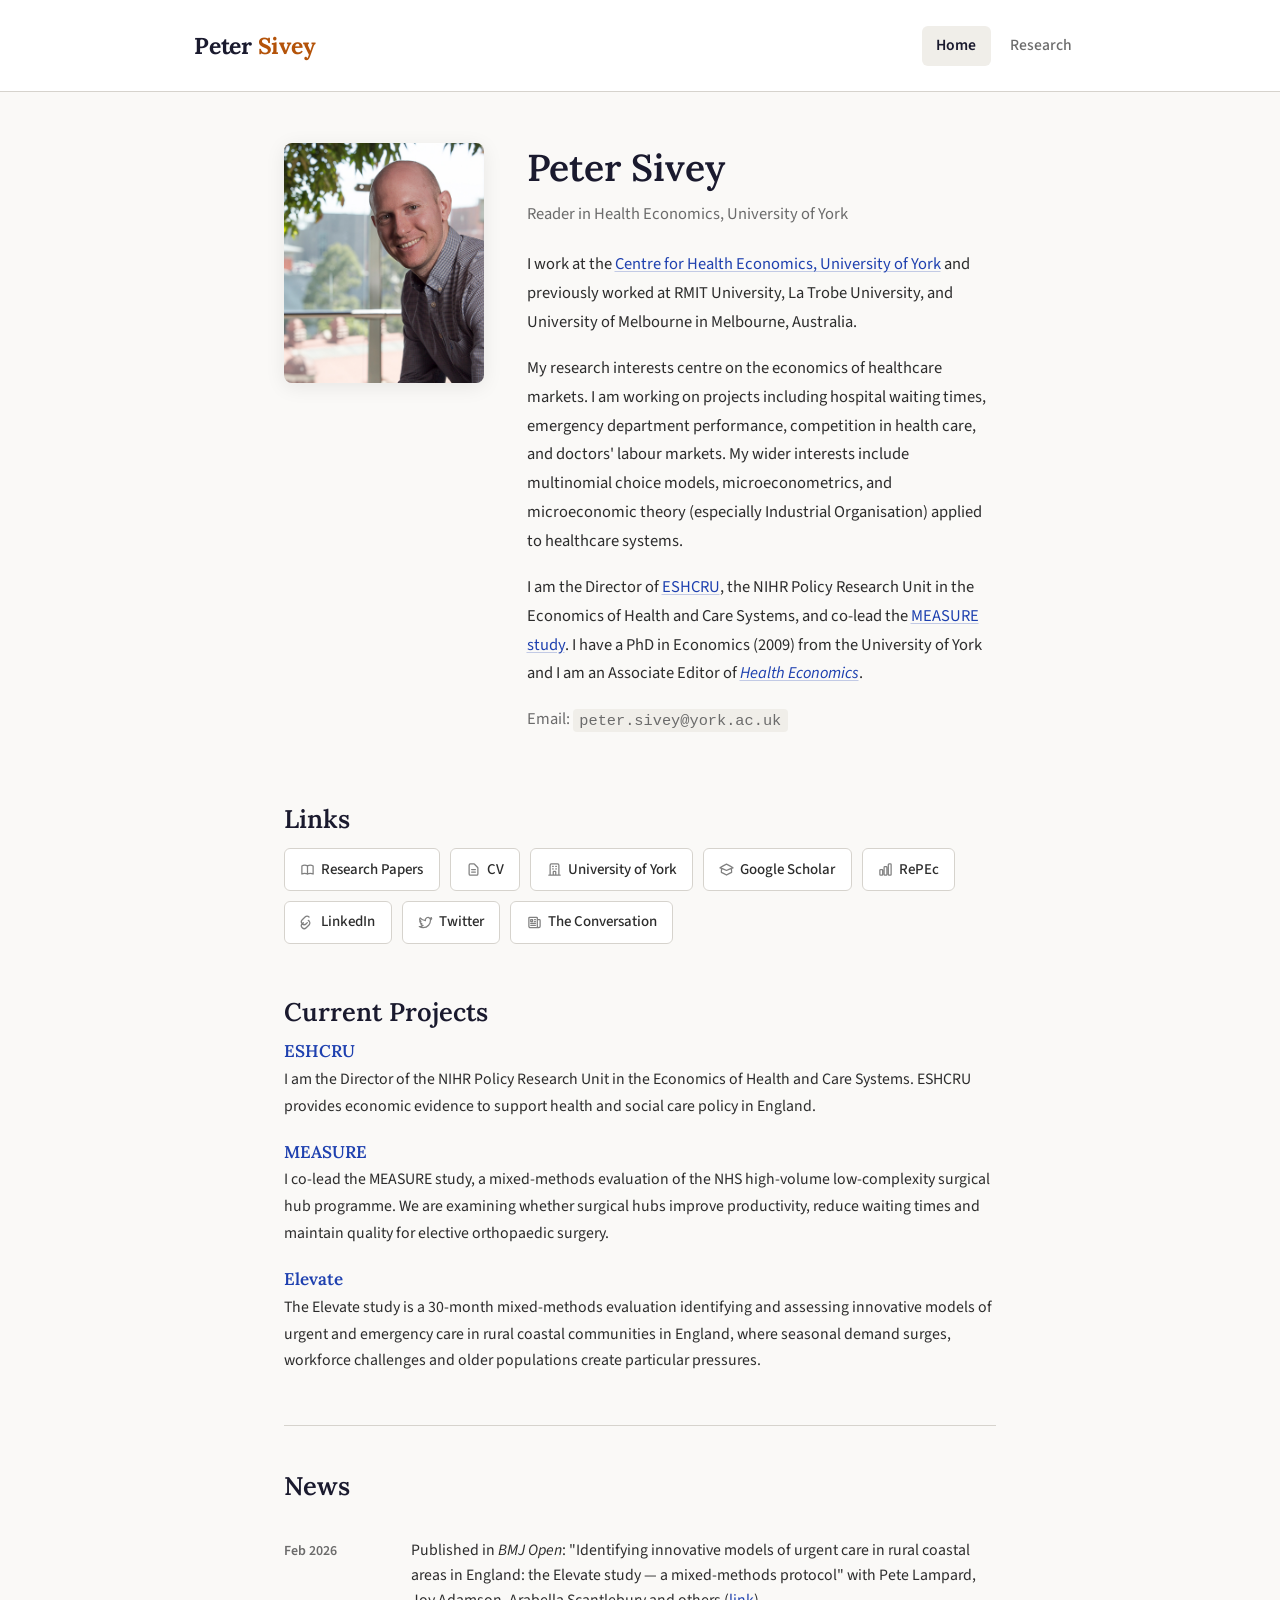
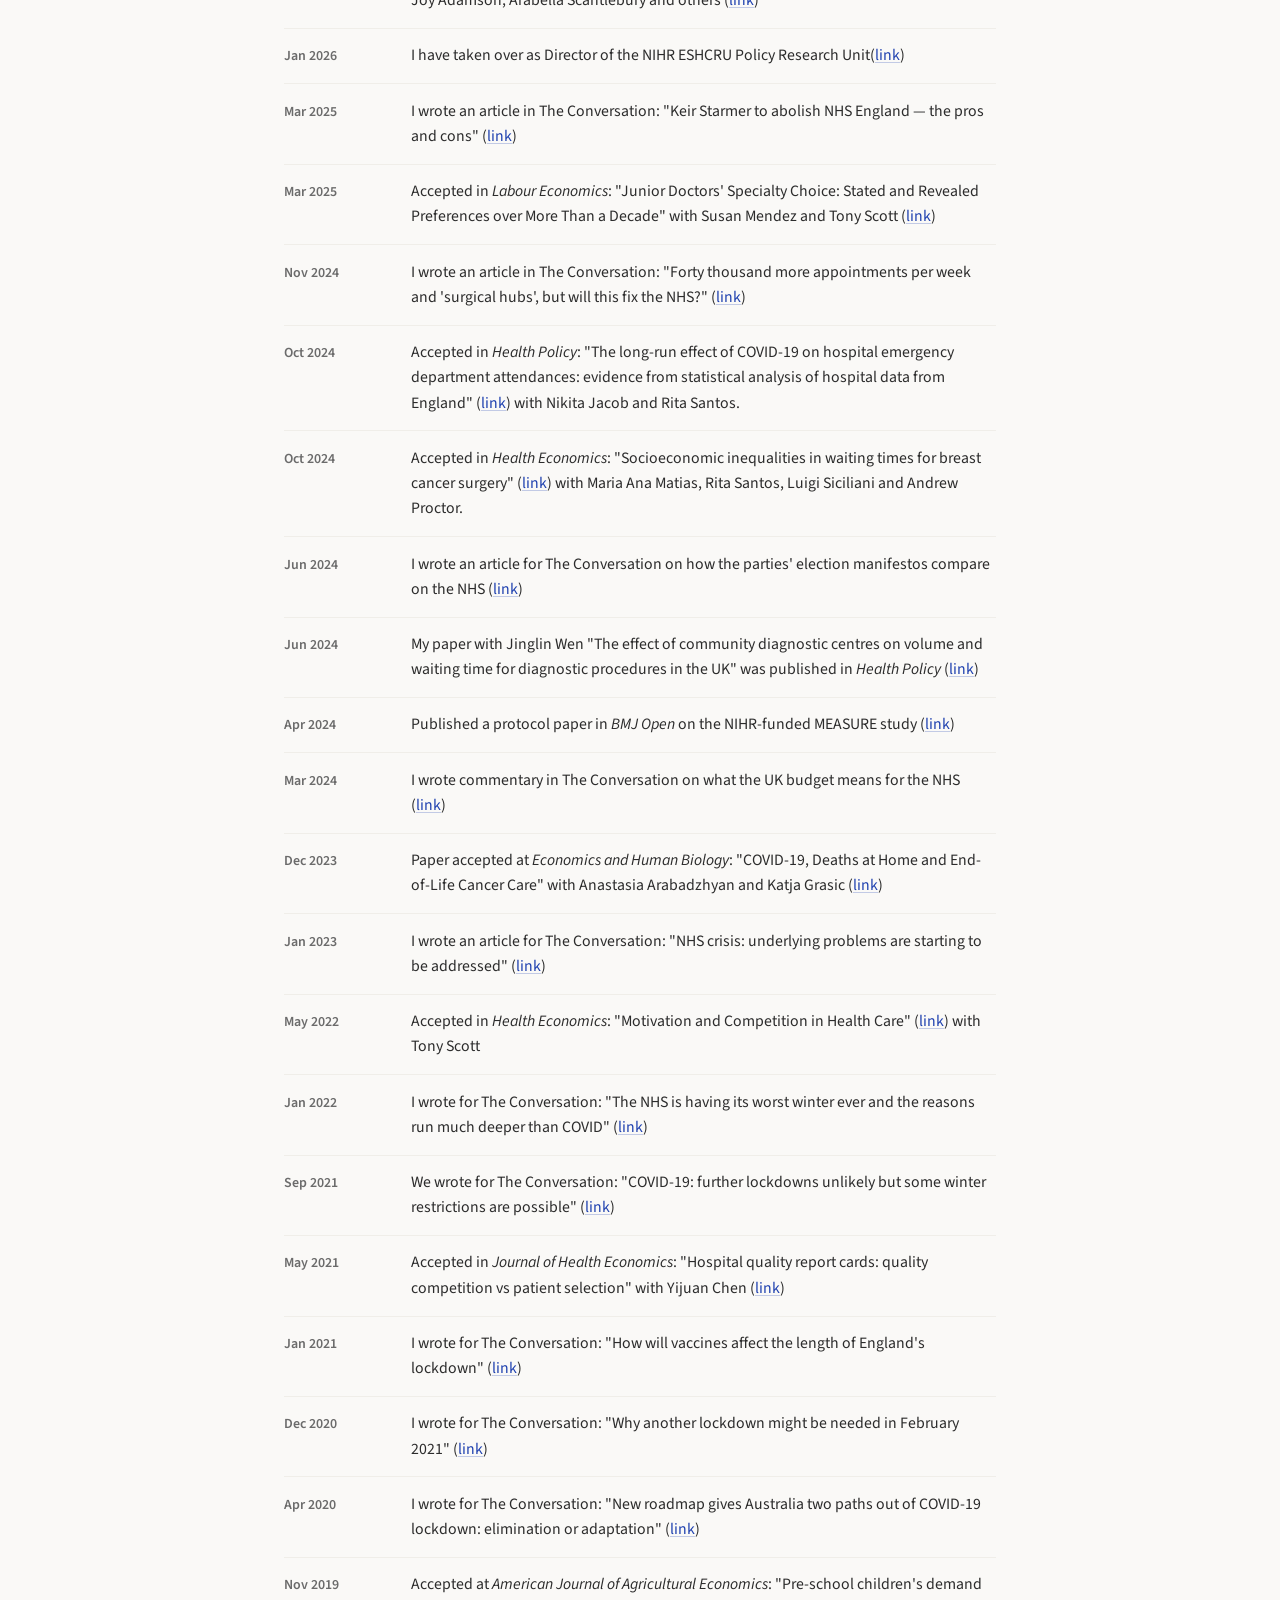
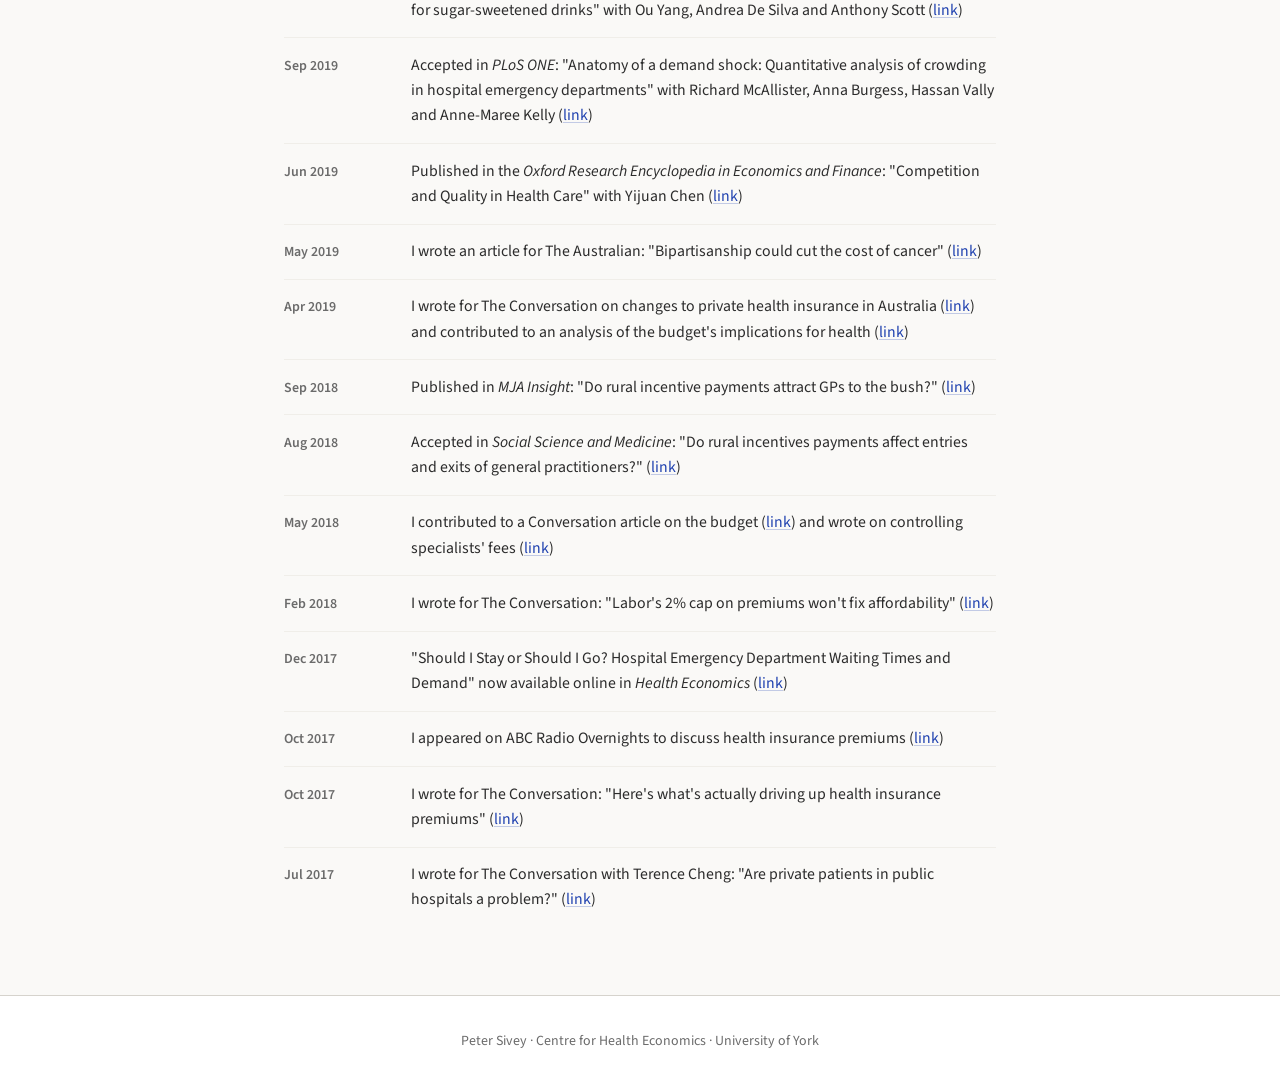
<file: index.html>
<!DOCTYPE html>
<html lang="en">
<head>
  <meta charset="UTF-8">
  <meta name="viewport" content="width=device-width, initial-scale=1.0">
  <title>Peter Sivey — Health Economist</title>
  <meta name="description" content="Peter Sivey is a Reader in Health Economics at the Centre for Health Economics, University of York.">
  <link rel="preconnect" href="https://fonts.googleapis.com">
  <link rel="preconnect" href="https://fonts.gstatic.com" crossorigin>
  <link href="https://fonts.googleapis.com/css2?family=Lora:ital,wght@0,400;0,500;0,600;0,700;1,400&family=Source+Sans+3:wght@300;400;500;600;700&display=swap" rel="stylesheet">
  <link rel="stylesheet" href="style.css">
</head>
<body>

  <header class="site-header">
    <div class="header-inner">
      <a href="index.html" class="site-title">Peter <span>Sivey</span></a>
      <button class="menu-toggle" aria-label="Toggle menu" onclick="document.querySelector('nav').classList.toggle('open')">
        <svg xmlns="http://www.w3.org/2000/svg" fill="none" viewBox="0 0 24 24" stroke="currentColor" stroke-width="2">
          <path stroke-linecap="round" stroke-linejoin="round" d="M4 6h16M4 12h16M4 18h16"/>
        </svg>
      </button>
      <nav>
        <a href="index.html" class="active">Home</a>
        <a href="research.html">Research</a>
      </nav>
    </div>
  </header>

  <main>

    <!-- Hero / Bio -->
    <section class="hero">
      <img
        src="photo.jpg"
        alt="Peter Sivey"
        class="hero-photo"
      >
      <div class="hero-text">
        <h1>Peter Sivey</h1>
        <p class="hero-subtitle">Reader in Health Economics, University of York</p>
        <p>
          I work at the <a href="https://www.york.ac.uk/che/">Centre for Health Economics, University of York</a>
          and previously worked at RMIT University, La Trobe University, and University of Melbourne in Melbourne, Australia.
        </p>
        <p>
          My research interests centre on the economics of healthcare markets. I am working on projects including hospital waiting times, emergency department performance, competition in health care, and doctors' labour markets. My wider interests include multinomial choice models, microeconometrics, and microeconomic theory (especially Industrial Organisation) applied to healthcare systems.
        </p>
        <p>
          I am the Director of <a href="https://eshcru.com/">ESHCRU</a>, the NIHR Policy Research Unit in the Economics of Health and Care Systems, and co-lead the <a href="https://measure-study.org/">MEASURE study</a>. I have a PhD in Economics (2009) from the University of York and I am an Associate Editor of <a href="https://onlinelibrary.wiley.com/journal/10991050"><i>Health Economics</i></a>.
        </p>
        <p class="contact-line">
          Email: <code>peter.sivey@york.ac.uk</code>
        </p>
      </div>
    </section>

    <!-- Links -->
    <section class="links-section">
      <h2>Links</h2>
      <div class="links-grid">
        <a href="research.html">
          <svg xmlns="http://www.w3.org/2000/svg" fill="none" viewBox="0 0 24 24" stroke="currentColor" stroke-width="2"><path stroke-linecap="round" stroke-linejoin="round" d="M12 6.253v13m0-13C10.832 5.477 9.246 5 7.5 5S4.168 5.477 3 6.253v13C4.168 18.477 5.754 18 7.5 18s3.332.477 4.5 1.253m0-13C13.168 5.477 14.754 5 16.5 5c1.747 0 3.332.477 4.5 1.253v13C19.832 18.477 18.247 18 16.5 18c-1.746 0-3.332.477-4.5 1.253"/></svg>
          Research Papers
        </a>
        <a href="https://drive.google.com/file/d/1wk6-FJwCfcAD8qQMHl7ley0L-2TP6Z8H/view?usp=sharing">
          <svg xmlns="http://www.w3.org/2000/svg" fill="none" viewBox="0 0 24 24" stroke="currentColor" stroke-width="2"><path stroke-linecap="round" stroke-linejoin="round" d="M9 12h6m-6 4h6m2 5H7a2 2 0 01-2-2V5a2 2 0 012-2h5.586a1 1 0 01.707.293l5.414 5.414a1 1 0 01.293.707V19a2 2 0 01-2 2z"/></svg>
          CV
        </a>
        <a href="https://www.york.ac.uk/che/staff/research/peter-sivey/">
          <svg xmlns="http://www.w3.org/2000/svg" fill="none" viewBox="0 0 24 24" stroke="currentColor" stroke-width="2"><path stroke-linecap="round" stroke-linejoin="round" d="M19 21V5a2 2 0 00-2-2H7a2 2 0 00-2 2v16m14 0h2m-2 0h-5m-9 0H3m2 0h5M9 7h1m-1 4h1m4-4h1m-1 4h1m-5 10v-5a1 1 0 011-1h2a1 1 0 011 1v5m-4 0h4"/></svg>
          University of York
        </a>
        <a href="http://scholar.google.com.au/citations?user=qp-eqYAAAAAJ&hl=en">
          <svg xmlns="http://www.w3.org/2000/svg" fill="none" viewBox="0 0 24 24" stroke="currentColor" stroke-width="2"><path stroke-linecap="round" stroke-linejoin="round" d="M4.26 10.147a60.436 60.436 0 00-.491 6.347A48.627 48.627 0 0112 20.904a48.627 48.627 0 018.232-4.41 60.46 60.46 0 00-.491-6.347m-15.482 0a50.57 50.57 0 00-2.658-.813A59.905 59.905 0 0112 3.493a59.902 59.902 0 0110.399 5.84c-.896.248-1.783.52-2.658.814m-15.482 0A50.697 50.697 0 0112 13.489a50.702 50.702 0 017.74-3.342"/></svg>
          Google Scholar
        </a>
        <a href="http://ideas.repec.org/f/psi383.html">
          <svg xmlns="http://www.w3.org/2000/svg" fill="none" viewBox="0 0 24 24" stroke="currentColor" stroke-width="2"><path stroke-linecap="round" stroke-linejoin="round" d="M3 13.125C3 12.504 3.504 12 4.125 12h2.25c.621 0 1.125.504 1.125 1.125v6.75C7.5 20.496 6.996 21 6.375 21h-2.25A1.125 1.125 0 013 19.875v-6.75zM9.75 8.625c0-.621.504-1.125 1.125-1.125h2.25c.621 0 1.125.504 1.125 1.125v11.25c0 .621-.504 1.125-1.125 1.125h-2.25a1.125 1.125 0 01-1.125-1.125V8.625zM16.5 4.125c0-.621.504-1.125 1.125-1.125h2.25C20.496 3 21 3.504 21 4.125v15.75c0 .621-.504 1.125-1.125 1.125h-2.25a1.125 1.125 0 01-1.125-1.125V4.125z"/></svg>
          RePEc
        </a>
        <a href="https://www.linkedin.com/in/peter-sivey-53911a54/">
          <svg xmlns="http://www.w3.org/2000/svg" fill="none" viewBox="0 0 24 24" stroke="currentColor" stroke-width="2"><path stroke-linecap="round" stroke-linejoin="round" d="M13.19 8.688a4.5 4.5 0 011.242 7.244l-4.5 4.5a4.5 4.5 0 01-6.364-6.364l1.757-1.757m9.136-9.136a4.5 4.5 0 00-6.364 0l-4.5 4.5a4.5 4.5 0 006.364 6.364l1.757-1.757"/></svg>
          LinkedIn
        </a>
        <a href="https://twitter.com/petesivey">
          <svg xmlns="http://www.w3.org/2000/svg" fill="none" viewBox="0 0 24 24" stroke="currentColor" stroke-width="2"><path stroke-linecap="round" stroke-linejoin="round" d="M8.29 20.251c7.547 0 11.675-6.253 11.675-11.675 0-.178 0-.355-.012-.53A8.348 8.348 0 0022 5.92a8.19 8.19 0 01-2.357.646 4.118 4.118 0 001.804-2.27 8.224 8.224 0 01-2.605.996 4.107 4.107 0 00-6.993 3.743 11.65 11.65 0 01-8.457-4.287 4.106 4.106 0 001.27 5.477A4.072 4.072 0 012.8 9.713v.052a4.105 4.105 0 003.292 4.022 4.095 4.095 0 01-1.853.07 4.108 4.108 0 003.834 2.85A8.233 8.233 0 012 18.407a11.616 11.616 0 006.29 1.84"/></svg>
          Twitter
        </a>
        <a href="https://theconversation.com/profiles/peter-sivey-4231/articles">
          <svg xmlns="http://www.w3.org/2000/svg" fill="none" viewBox="0 0 24 24" stroke="currentColor" stroke-width="2"><path stroke-linecap="round" stroke-linejoin="round" d="M12 7.5h1.5m-1.5 3h1.5m-7.5 3h7.5m-7.5 3h7.5m3-9h3.375c.621 0 1.125.504 1.125 1.125V18a2.25 2.25 0 01-2.25 2.25M16.5 7.5V18a2.25 2.25 0 002.25 2.25M16.5 7.5V4.875c0-.621-.504-1.125-1.125-1.125H4.125C3.504 3.75 3 4.254 3 4.875V18a2.25 2.25 0 002.25 2.25h13.5M6 7.5h3v3H6v-3z"/></svg>
          The Conversation
        </a>
      </div>
    </section>


<!-- Current Projects -->
<section class="links-section">
  <h2>Current Projects</h2>
  <div style="display: flex; flex-direction: column; gap: 1.25rem; margin-top: 0.75rem;">

    <div>
      <h3 style="font-size: 1rem; margin-bottom: 0.2rem;">
        <a href="https://eshcru.com/">ESHCRU</a>
      </h3>
      <p style="font-size: 0.93rem; margin-bottom: 0;">
        I am the Director of the NIHR Policy Research Unit in the Economics of Health and Care Systems. ESHCRU provides economic evidence to support health and social care policy in England.
      </p>
    </div>

    <div>
      <h3 style="font-size: 1rem; margin-bottom: 0.2rem;">
        <a href="https://measure-study.org/">MEASURE</a>
      </h3>
      <p style="font-size: 0.93rem; margin-bottom: 0;">
        I co-lead the MEASURE study, a mixed-methods evaluation of the NHS high-volume low-complexity surgical hub programme. We are examining whether surgical hubs improve productivity, reduce waiting times and maintain quality for elective orthopaedic surgery.
      </p>
    </div>

    <div>
      <h3 style="font-size: 1rem; margin-bottom: 0.2rem;">
        <a href="https://doi.org/10.1136/bmjopen-2026-116557">Elevate</a>
      </h3>
      <p style="font-size: 0.93rem; margin-bottom: 0;">
        The Elevate study is a 30-month mixed-methods evaluation identifying and assessing innovative models of urgent and emergency care in rural coastal communities in England, where seasonal demand surges, workforce challenges and older populations create particular pressures.
      </p>
    </div>

  </div>
</section>
    
    <hr class="section-divider">


    
    <!-- News -->
    <section class="news-section">
      <h2>News</h2>
      <ul class="news-list">

        <li class="news-item">
  <span class="news-date">Feb 2026</span>
  <span class="news-content">Published in <i>BMJ Open</i>: "Identifying innovative models of urgent care in rural coastal areas in England: the Elevate study — a mixed-methods protocol" with Pete Lampard, Joy Adamson, Arabella Scantlebury and others (<a href="https://doi.org/10.1136/bmjopen-2026-116557">link</a>)</span>
</li>
        
        <li class="news-item">
          <span class="news-date">Jan 2026</span>
          <span class="news-content">I have taken over as Director of the NIHR ESHCRU Policy Research Unit(<a href="https://eshcru.com/">link</a>)</span>
        </li>
        
        <li class="news-item">
          <span class="news-date">Mar 2025</span>
          <span class="news-content">I wrote an article in The Conversation: "Keir Starmer to abolish NHS England — the pros and cons" (<a href="https://theconversation.com/keir-starmer-to-abolish-nhs-england-the-pros-and-cons-252237">link</a>)</span>
        </li>
        <li class="news-item">
          <span class="news-date">Mar 2025</span>
          <span class="news-content">Accepted in <i>Labour Economics</i>: "Junior Doctors' Specialty Choice: Stated and Revealed Preferences over More Than a Decade" with Susan Mendez and Tony Scott (<a href="https://doi.org/10.1016/j.labeco.2025.102697">link</a>)</span>
        </li>
        <li class="news-item">
          <span class="news-date">Nov 2024</span>
          <span class="news-content">I wrote an article in The Conversation: "Forty thousand more appointments per week and 'surgical hubs', but will this fix the NHS?" (<a href="https://theconversation.com/forty-thousand-more-appointments-per-week-and-surgical-hubs-but-will-this-fix-the-nhs-242932">link</a>)</span>
        </li>
        <li class="news-item">
          <span class="news-date">Oct 2024</span>
          <span class="news-content">Accepted in <i>Health Policy</i>: "The long-run effect of COVID-19 on hospital emergency department attendances: evidence from statistical analysis of hospital data from England" (<a href="https://doi.org/10.1016/j.healthpol.2024.105168">link</a>) with Nikita Jacob and Rita Santos.</span>
        </li>
        <li class="news-item">
          <span class="news-date">Oct 2024</span>
          <span class="news-content">Accepted in <i>Health Economics</i>: "Socioeconomic inequalities in waiting times for breast cancer surgery" (<a href="https://onlinelibrary.wiley.com/doi/10.1002/hec.4906">link</a>) with Maria Ana Matias, Rita Santos, Luigi Siciliani and Andrew Proctor.</span>
        </li>
        <li class="news-item">
          <span class="news-date">Jun 2024</span>
          <span class="news-content">I wrote an article for The Conversation on how the parties' election manifestos compare on the NHS (<a href="https://theconversation.com/election-2024-how-the-parties-differ-on-their-approach-to-the-nhs-232060">link</a>)</span>
        </li>
        <li class="news-item">
          <span class="news-date">Jun 2024</span>
          <span class="news-content">My paper with Jinglin Wen "The effect of community diagnostic centres on volume and waiting time for diagnostic procedures in the UK" was published in <i>Health Policy</i> (<a href="https://www.sciencedirect.com/science/article/pii/S0168851024001118">link</a>)</span>
        </li>
        <li class="news-item">
          <span class="news-date">Apr 2024</span>
          <span class="news-content">Published a protocol paper in <i>BMJ Open</i> on the NIHR-funded MEASURE study (<a href="https://bmjopen.bmj.com/content/14/4/e086338.full">link</a>)</span>
        </li>
        <li class="news-item">
          <span class="news-date">Mar 2024</span>
          <span class="news-content">I wrote commentary in The Conversation on what the UK budget means for the NHS (<a href="https://theconversation.com/budget-2024-experts-explain-what-it-means-for-taxpayers-businesses-borrowers-and-the-nhs-225194">link</a>)</span>
        </li>
        <li class="news-item">
          <span class="news-date">Dec 2023</span>
          <span class="news-content">Paper accepted at <i>Economics and Human Biology</i>: "COVID-19, Deaths at Home and End-of-Life Cancer Care" with Anastasia Arabadzhyan and Katja Grasic (<a href="https://doi.org/10.1016/j.ehb.2023.101338">link</a>)</span>
        </li>
        <li class="news-item">
          <span class="news-date">Jan 2023</span>
          <span class="news-content">I wrote an article for The Conversation: "NHS crisis: underlying problems are starting to be addressed" (<a href="https://theconversation.com/nhs-crisis-underlying-problems-are-starting-to-be-addressed-197358">link</a>)</span>
        </li>
        <li class="news-item">
          <span class="news-date">May 2022</span>
          <span class="news-content">Accepted in <i>Health Economics</i>: "Motivation and Competition in Health Care" (<a href="https://doi.org/10.1002/hec.4533">link</a>) with Tony Scott</span>
        </li>
        <li class="news-item">
          <span class="news-date">Jan 2022</span>
          <span class="news-content">I wrote for The Conversation: "The NHS is having its worst winter ever and the reasons run much deeper than COVID" (<a href="https://theconversation.com/the-nhs-is-having-its-worst-winter-ever-and-the-reasons-run-much-deeper-than-covid-174741">link</a>)</span>
        </li>
        <li class="news-item">
          <span class="news-date">Sep 2021</span>
          <span class="news-content">We wrote for The Conversation: "COVID-19: further lockdowns unlikely but some winter restrictions are possible" (<a href="https://theconversation.com/covid-19-further-lockdowns-unlikely-but-some-winter-restrictions-are-possible-167413">link</a>)</span>
        </li>
        <li class="news-item">
          <span class="news-date">May 2021</span>
          <span class="news-content">Accepted in <i>Journal of Health Economics</i>: "Hospital quality report cards: quality competition vs patient selection" with Yijuan Chen (<a href="https://doi.org/10.1016/j.jhealeco.2021.102484">link</a>)</span>
        </li>
        <li class="news-item">
          <span class="news-date">Jan 2021</span>
          <span class="news-content">I wrote for The Conversation: "How will vaccines affect the length of England's lockdown" (<a href="https://theconversation.com/how-will-vaccines-affect-the-length-of-englands-lockdown-152714">link</a>)</span>
        </li>
        <li class="news-item">
          <span class="news-date">Dec 2020</span>
          <span class="news-content">I wrote for The Conversation: "Why another lockdown might be needed in February 2021" (<a href="https://theconversation.com/why-another-lockdown-might-be-needed-in-february-2021-151383">link</a>)</span>
        </li>
        <li class="news-item">
          <span class="news-date">Apr 2020</span>
          <span class="news-content">I wrote for The Conversation: "New roadmap gives Australia two paths out of COVID-19 lockdown: elimination or adaptation" (<a href="https://theconversation.com/new-roadmap-gives-australia-two-paths-out-of-covid-19-lockdown-elimination-or-adaptation-137494">link</a>)</span>
        </li>
        <li class="news-item">
          <span class="news-date">Nov 2019</span>
          <span class="news-content">Accepted at <i>American Journal of Agricultural Economics</i>: "Pre-school children's demand for sugar-sweetened drinks" with Ou Yang, Andrea De Silva and Anthony Scott (<a href="https://doi.org/10.1002/ajae.12033">link</a>)</span>
        </li>
        <li class="news-item">
          <span class="news-date">Sep 2019</span>
          <span class="news-content">Accepted in <i>PLoS ONE</i>: "Anatomy of a demand shock: Quantitative analysis of crowding in hospital emergency departments" with Richard McAllister, Anna Burgess, Hassan Vally and Anne-Maree Kelly (<a href="https://doi.org/10.1371/journal.pone.0222851">link</a>)</span>
        </li>
        <li class="news-item">
          <span class="news-date">Jun 2019</span>
          <span class="news-content">Published in the <i>Oxford Research Encyclopedia in Economics and Finance</i>: "Competition and Quality in Health Care" with Yijuan Chen (<a href="https://t.co/R23b7YMfEX?amp=1">link</a>)</span>
        </li>
        <li class="news-item">
          <span class="news-date">May 2019</span>
          <span class="news-content">I wrote an article for The Australian: "Bipartisanship could cut the cost of cancer" (<a href="https://www.theaustralian.com.au/commentary/bipartisanship-could-cut-the-cost-of-cancer/news-story/a58672c8fc0281dd6ef30470ec14e172">link</a>)</span>
        </li>
        <li class="news-item">
          <span class="news-date">Apr 2019</span>
          <span class="news-content">I wrote for The Conversation on changes to private health insurance in Australia (<a href="https://theconversation.com/premiums-up-rebates-down-and-a-new-tiered-system-what-the-private-health-insurance-changes-mean-114086">link</a>) and contributed to an analysis of the budget's implications for health (<a href="https://theconversation.com/budget-2019-boosts-aged-care-and-mental-health-and-modernises-medicare-health-experts-respond-114194">link</a>)</span>
        </li>
        <li class="news-item">
          <span class="news-date">Sep 2018</span>
          <span class="news-content">Published in <i>MJA Insight</i>: "Do rural incentive payments attract GPs to the bush?" (<a href="https://www.doctorportal.com.au/mjainsight/2018/36/do-rural-incentives-payments-attract-gps-to-the-bush/">link</a>)</span>
        </li>
        <li class="news-item">
          <span class="news-date">Aug 2018</span>
          <span class="news-content">Accepted in <i>Social Science and Medicine</i>: "Do rural incentives payments affect entries and exits of general practitioners?" (<a href="https://doi.org/10.1016/j.socscimed.2018.08.014">link</a>)</span>
        </li>
        <li class="news-item">
          <span class="news-date">May 2018</span>
          <span class="news-content">I contributed to a Conversation article on the budget (<a href="https://theconversation.com/budget-2018-boosts-aged-care-rural-health-and-medical-research-health-experts-respond-96100">link</a>) and wrote on controlling specialists' fees (<a href="https://theconversation.com/specialists-are-free-to-set-their-fees-but-there-are-ways-to-ensure-patients-dont-get-ripped-off-97372">link</a>)</span>
        </li>
        <li class="news-item">
          <span class="news-date">Feb 2018</span>
          <span class="news-content">I wrote for The Conversation: "Labor's 2% cap on premiums won't fix affordability" (<a href="https://theconversation.com/labors-2-cap-on-private-health-insurance-premium-rises-wont-fix-affordability-91232">link</a>)</span>
        </li>
        <li class="news-item">
          <span class="news-date">Dec 2017</span>
          <span class="news-content">"Should I Stay or Should I Go? Hospital Emergency Department Waiting Times and Demand" now available online in <i>Health Economics</i> (<a href="http://onlinelibrary.wiley.com/doi/10.1002/hec.3610/full">link</a>)</span>
        </li>
        <li class="news-item">
          <span class="news-date">Oct 2017</span>
          <span class="news-content">I appeared on ABC Radio Overnights to discuss health insurance premiums (<a href="http://www.abc.net.au/radio/programs/overnights/reading-the-fine-print-how-private-health-insurance-works/9072804">link</a>)</span>
        </li>
        <li class="news-item">
          <span class="news-date">Oct 2017</span>
          <span class="news-content">I wrote for The Conversation: "Here's what's actually driving up health insurance premiums" (<a href="https://theconversation.com/heres-whats-actually-driving-up-health-insurance-premiums-hint-its-not-young-people-dropping-off-85683">link</a>)</span>
        </li>
        <li class="news-item">
          <span class="news-date">Jul 2017</span>
          <span class="news-content">I wrote for The Conversation with Terence Cheng: "Are private patients in public hospitals a problem?" (<a href="https://theconversation.com/are-private-patients-in-public-hospitals-a-problem-79910">link</a>)</span>
        </li>
      </ul>
    </section>

  </main>

  <footer class="site-footer">
    Peter Sivey · Centre for Health Economics · University of York
  </footer>

</body>
</html>
</file>
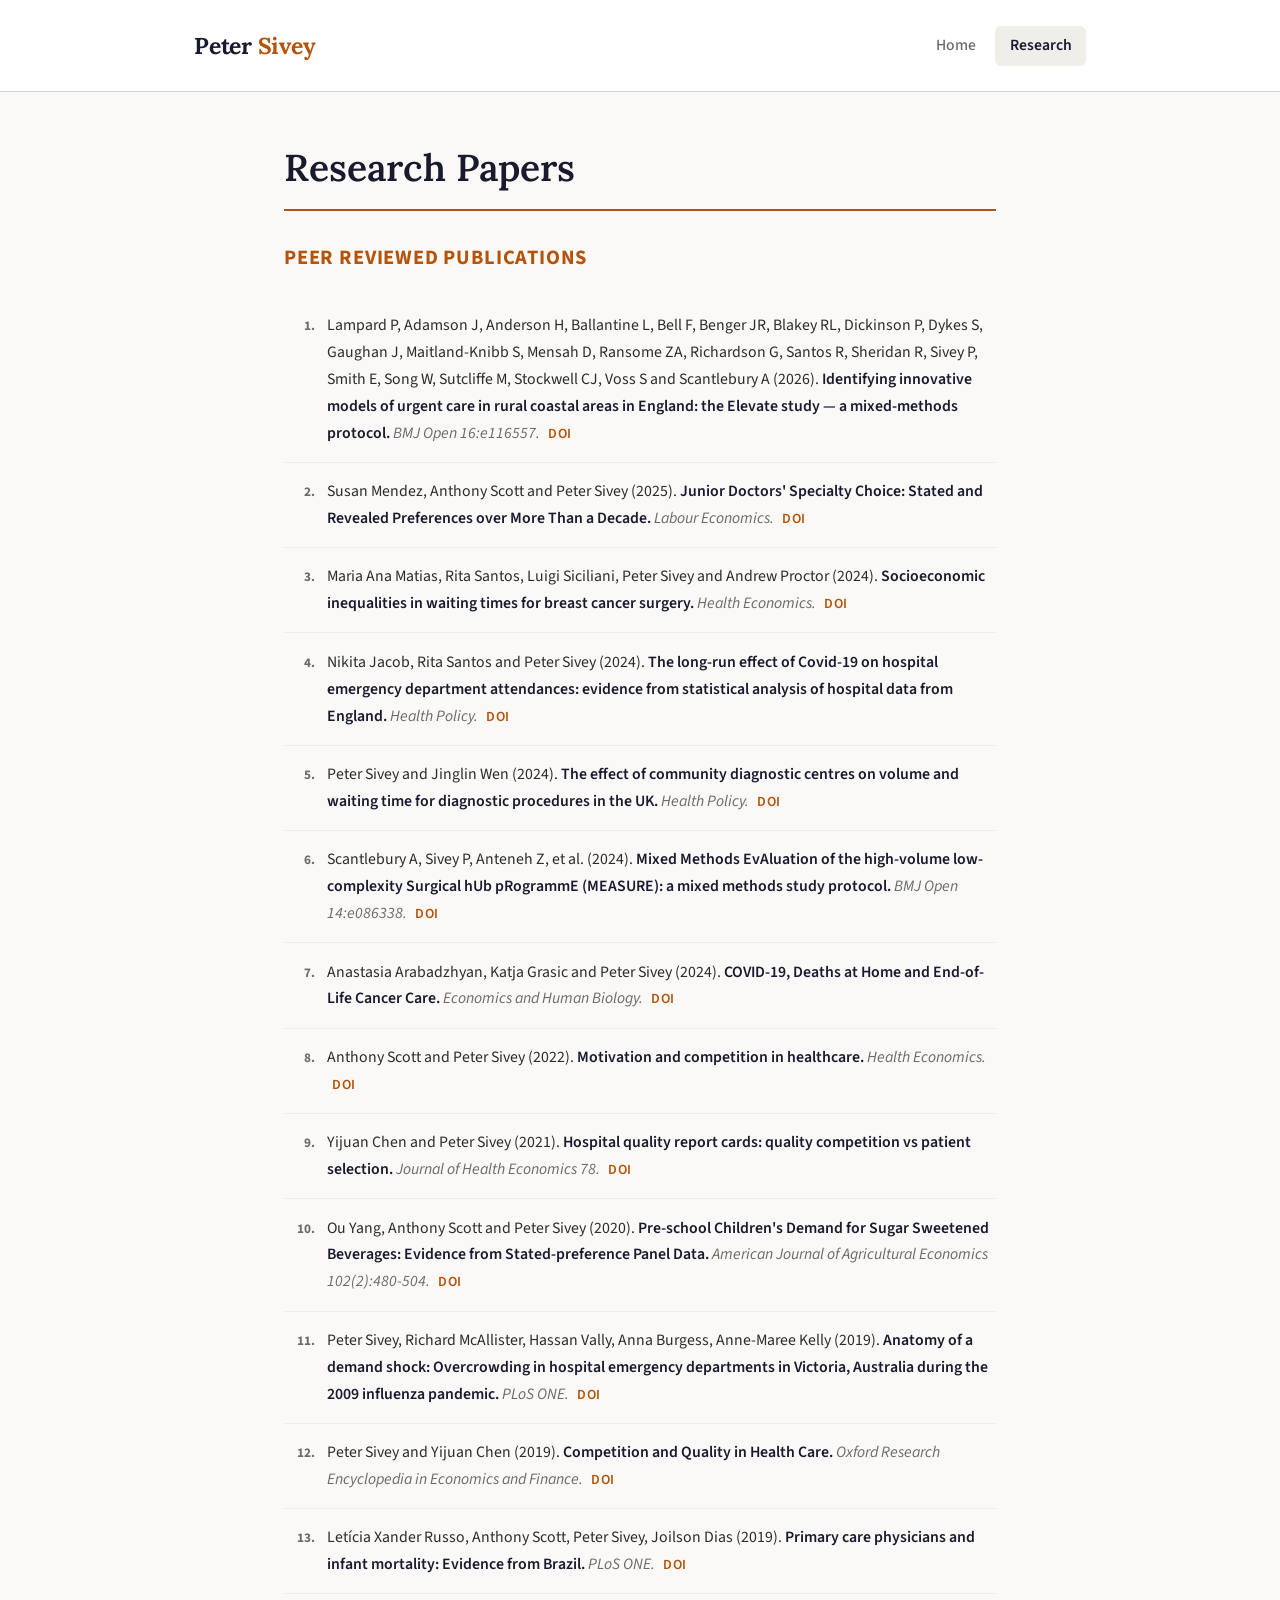
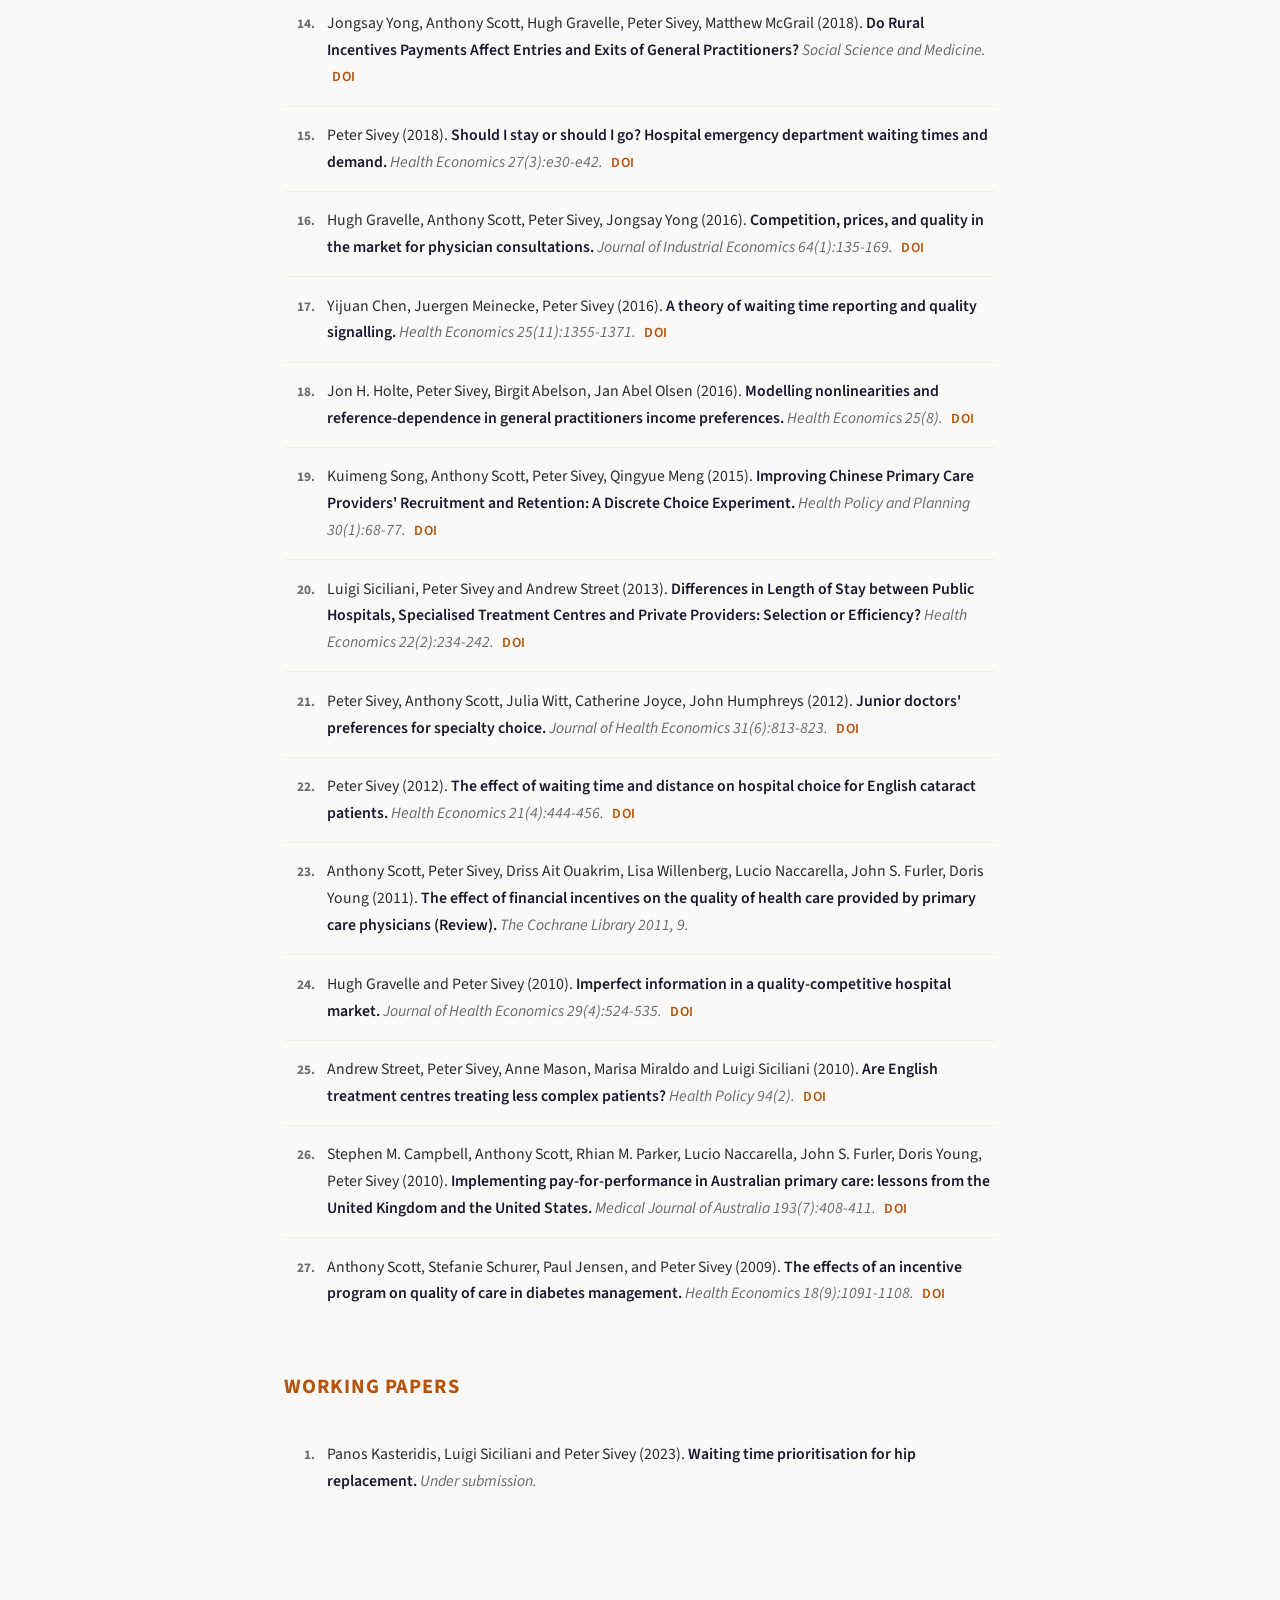
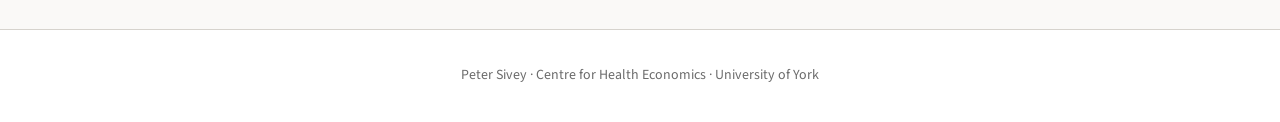
<file: research.html>
<!DOCTYPE html>
<html lang="en">
<head>
  <meta charset="UTF-8">
  <meta name="viewport" content="width=device-width, initial-scale=1.0">
  <title>Research Papers — Peter Sivey</title>
  <meta name="description" content="Published research papers and working papers by Peter Sivey, health economist at the University of York.">
  <link rel="preconnect" href="https://fonts.googleapis.com">
  <link rel="preconnect" href="https://fonts.gstatic.com" crossorigin>
  <link href="https://fonts.googleapis.com/css2?family=Lora:ital,wght@0,400;0,500;0,600;0,700;1,400&family=Source+Sans+3:wght@300;400;500;600;700&display=swap" rel="stylesheet">
  <link rel="stylesheet" href="style.css">
</head>
<body>

  <header class="site-header">
    <div class="header-inner">
      <a href="index.html" class="site-title">Peter <span>Sivey</span></a>
      <button class="menu-toggle" aria-label="Toggle menu" onclick="document.querySelector('nav').classList.toggle('open')">
        <svg xmlns="http://www.w3.org/2000/svg" fill="none" viewBox="0 0 24 24" stroke="currentColor" stroke-width="2">
          <path stroke-linecap="round" stroke-linejoin="round" d="M4 6h16M4 12h16M4 18h16"/>
        </svg>
      </button>
      <nav>
        <a href="index.html">Home</a>
        <a href="research.html" class="active">Research</a>
      </nav>
    </div>
  </header>

  <main>

    <h1 class="page-title">Research Papers</h1>

    <!-- Peer Reviewed Publications -->
    <section class="research-section">
      <h2>Peer Reviewed Publications</h2>
      <ol class="paper-list">

        <li class="paper-item">
  <span class="paper-number"></span>
  <div class="paper-details">
    <span class="paper-authors">Lampard P, Adamson J, Anderson H, Ballantine L, Bell F, Benger JR, Blakey RL, Dickinson P, Dykes S, Gaughan J, Maitland-Knibb S, Mensah D, Ransome ZA, Richardson G, Santos R, Sheridan R, Sivey P, Smith E, Song W, Sutcliffe M, Stockwell CJ, Voss S and Scantlebury A (2026).</span>
    <span class="paper-title"> Identifying innovative models of urgent care in rural coastal areas in England: the Elevate study — a mixed-methods protocol.</span>
    <span class="paper-journal"> BMJ Open 16:e116557.</span>
    <a href="https://doi.org/10.1136/bmjopen-2026-116557">DOI</a>
  </div>
</li>

        <li class="paper-item">
          <span class="paper-number"></span>
          <div class="paper-details">
            <span class="paper-authors">Susan Mendez, Anthony Scott and Peter Sivey (2025).</span>
            <span class="paper-title"> Junior Doctors' Specialty Choice: Stated and Revealed Preferences over More Than a Decade.</span>
            <span class="paper-journal"> Labour Economics.</span>
            <a href="https://doi.org/10.1016/j.labeco.2025.102697">DOI</a>
          </div>
        </li>

        <li class="paper-item">
          <span class="paper-number"></span>
          <div class="paper-details">
            <span class="paper-authors">Maria Ana Matias, Rita Santos, Luigi Siciliani, Peter Sivey and Andrew Proctor (2024).</span>
            <span class="paper-title"> Socioeconomic inequalities in waiting times for breast cancer surgery.</span>
            <span class="paper-journal"> Health Economics.</span>
            <a href="https://doi.org/10.1002/hec.4906">DOI</a>
          </div>
        </li>

        <li class="paper-item">
          <span class="paper-number"></span>
          <div class="paper-details">
            <span class="paper-authors">Nikita Jacob, Rita Santos and Peter Sivey (2024).</span>
            <span class="paper-title"> The long-run effect of Covid-19 on hospital emergency department attendances: evidence from statistical analysis of hospital data from England.</span>
            <span class="paper-journal"> Health Policy.</span>
            <a href="https://doi.org/10.1016/j.healthpol.2024.105168">DOI</a>
          </div>
        </li>

        <li class="paper-item">
          <span class="paper-number"></span>
          <div class="paper-details">
            <span class="paper-authors">Peter Sivey and Jinglin Wen (2024).</span>
            <span class="paper-title"> The effect of community diagnostic centres on volume and waiting time for diagnostic procedures in the UK.</span>
            <span class="paper-journal"> Health Policy.</span>
            <a href="https://www.sciencedirect.com/science/article/pii/S0168851024001118">DOI</a>
          </div>
        </li>

        <li class="paper-item">
          <span class="paper-number"></span>
          <div class="paper-details">
            <span class="paper-authors">Scantlebury A, Sivey P, Anteneh Z, et al. (2024).</span>
            <span class="paper-title"> Mixed Methods EvAluation of the high-volume low-complexity Surgical hUb pRogrammE (MEASURE): a mixed methods study protocol.</span>
            <span class="paper-journal"> BMJ Open 14:e086338.</span>
            <a href="https://bmjopen.bmj.com/content/14/4/e086338">DOI</a>
          </div>
        </li>

        <li class="paper-item">
          <span class="paper-number"></span>
          <div class="paper-details">
            <span class="paper-authors">Anastasia Arabadzhyan, Katja Grasic and Peter Sivey (2024).</span>
            <span class="paper-title"> COVID-19, Deaths at Home and End-of-Life Cancer Care.</span>
            <span class="paper-journal"> Economics and Human Biology.</span>
            <a href="https://doi.org/10.1016/j.ehb.2023.101338">DOI</a>
          </div>
        </li>

        <li class="paper-item">
          <span class="paper-number"></span>
          <div class="paper-details">
            <span class="paper-authors">Anthony Scott and Peter Sivey (2022).</span>
            <span class="paper-title"> Motivation and competition in healthcare.</span>
            <span class="paper-journal"> Health Economics.</span>
            <a href="https://doi.org/10.1002/hec.4533">DOI</a>
          </div>
        </li>

        <li class="paper-item">
          <span class="paper-number"></span>
          <div class="paper-details">
            <span class="paper-authors">Yijuan Chen and Peter Sivey (2021).</span>
            <span class="paper-title"> Hospital quality report cards: quality competition vs patient selection.</span>
            <span class="paper-journal"> Journal of Health Economics 78.</span>
            <a href="https://doi.org/10.1016/j.jhealeco.2021.102484">DOI</a>
          </div>
        </li>

        <li class="paper-item">
          <span class="paper-number"></span>
          <div class="paper-details">
            <span class="paper-authors">Ou Yang, Anthony Scott and Peter Sivey (2020).</span>
            <span class="paper-title"> Pre-school Children's Demand for Sugar Sweetened Beverages: Evidence from Stated-preference Panel Data.</span>
            <span class="paper-journal"> American Journal of Agricultural Economics 102(2):480-504.</span>
            <a href="https://doi.org/10.1002/ajae.12033">DOI</a>
          </div>
        </li>

        <li class="paper-item">
          <span class="paper-number"></span>
          <div class="paper-details">
            <span class="paper-authors">Peter Sivey, Richard McAllister, Hassan Vally, Anna Burgess, Anne-Maree Kelly (2019).</span>
            <span class="paper-title"> Anatomy of a demand shock: Overcrowding in hospital emergency departments in Victoria, Australia during the 2009 influenza pandemic.</span>
            <span class="paper-journal"> PLoS ONE.</span>
            <a href="https://doi.org/10.1371/journal.pone.0222851">DOI</a>
          </div>
        </li>

        <li class="paper-item">
          <span class="paper-number"></span>
          <div class="paper-details">
            <span class="paper-authors">Peter Sivey and Yijuan Chen (2019).</span>
            <span class="paper-title"> Competition and Quality in Health Care.</span>
            <span class="paper-journal"> Oxford Research Encyclopedia in Economics and Finance.</span>
            <a href="https://oxfordre.com/economics/view/10.1093/acrefore/9780190625979.001.0001/acrefore-9780190625979-e-60">DOI</a>
          </div>
        </li>

        <li class="paper-item">
          <span class="paper-number"></span>
          <div class="paper-details">
            <span class="paper-authors">Letícia Xander Russo, Anthony Scott, Peter Sivey, Joilson Dias (2019).</span>
            <span class="paper-title"> Primary care physicians and infant mortality: Evidence from Brazil.</span>
            <span class="paper-journal"> PLoS ONE.</span>
            <a href="https://doi.org/10.1371/journal.pone.0217614">DOI</a>
          </div>
        </li>

        <li class="paper-item">
          <span class="paper-number"></span>
          <div class="paper-details">
            <span class="paper-authors">Jongsay Yong, Anthony Scott, Hugh Gravelle, Peter Sivey, Matthew McGrail (2018).</span>
            <span class="paper-title"> Do Rural Incentives Payments Affect Entries and Exits of General Practitioners?</span>
            <span class="paper-journal"> Social Science and Medicine.</span>
            <a href="https://doi.org/10.1016/j.socscimed.2018.08.014">DOI</a>
          </div>
        </li>

        <li class="paper-item">
          <span class="paper-number"></span>
          <div class="paper-details">
            <span class="paper-authors">Peter Sivey (2018).</span>
            <span class="paper-title"> Should I stay or should I go? Hospital emergency department waiting times and demand.</span>
            <span class="paper-journal"> Health Economics 27(3):e30-e42.</span>
            <a href="http://onlinelibrary.wiley.com/doi/10.1002/hec.3610/full">DOI</a>
          </div>
        </li>

        <li class="paper-item">
          <span class="paper-number"></span>
          <div class="paper-details">
            <span class="paper-authors">Hugh Gravelle, Anthony Scott, Peter Sivey, Jongsay Yong (2016).</span>
            <span class="paper-title"> Competition, prices, and quality in the market for physician consultations.</span>
            <span class="paper-journal"> Journal of Industrial Economics 64(1):135-169.</span>
            <a href="http://onlinelibrary.wiley.com/doi/10.1111/joie.12098/abstract">DOI</a>
          </div>
        </li>

        <li class="paper-item">
          <span class="paper-number"></span>
          <div class="paper-details">
            <span class="paper-authors">Yijuan Chen, Juergen Meinecke, Peter Sivey (2016).</span>
            <span class="paper-title"> A theory of waiting time reporting and quality signalling.</span>
            <span class="paper-journal"> Health Economics 25(11):1355-1371.</span>
            <a href="http://dx.doi.org/10.1002/hec.3222">DOI</a>
          </div>
        </li>

        <li class="paper-item">
          <span class="paper-number"></span>
          <div class="paper-details">
            <span class="paper-authors">Jon H. Holte, Peter Sivey, Birgit Abelson, Jan Abel Olsen (2016).</span>
            <span class="paper-title"> Modelling nonlinearities and reference-dependence in general practitioners income preferences.</span>
            <span class="paper-journal"> Health Economics 25(8).</span>
            <a href="http://dx.doi.org/10.1002/hec.3208">DOI</a>
          </div>
        </li>

        <li class="paper-item">
          <span class="paper-number"></span>
          <div class="paper-details">
            <span class="paper-authors">Kuimeng Song, Anthony Scott, Peter Sivey, Qingyue Meng (2015).</span>
            <span class="paper-title"> Improving Chinese Primary Care Providers' Recruitment and Retention: A Discrete Choice Experiment.</span>
            <span class="paper-journal"> Health Policy and Planning 30(1):68-77.</span>
            <a href="http://heapol.oxfordjournals.org/content/early/2013/12/18/heapol.czt098">DOI</a>
          </div>
        </li>

        <li class="paper-item">
          <span class="paper-number"></span>
          <div class="paper-details">
            <span class="paper-authors">Luigi Siciliani, Peter Sivey and Andrew Street (2013).</span>
            <span class="paper-title"> Differences in Length of Stay between Public Hospitals, Specialised Treatment Centres and Private Providers: Selection or Efficiency?</span>
            <span class="paper-journal"> Health Economics 22(2):234-242.</span>
            <a href="http://onlinelibrary.wiley.com/doi/10.1002/hec.1826/abstract">DOI</a>
          </div>
        </li>

        <li class="paper-item">
          <span class="paper-number"></span>
          <div class="paper-details">
            <span class="paper-authors">Peter Sivey, Anthony Scott, Julia Witt, Catherine Joyce, John Humphreys (2012).</span>
            <span class="paper-title"> Junior doctors' preferences for specialty choice.</span>
            <span class="paper-journal"> Journal of Health Economics 31(6):813-823.</span>
            <a href="http://dx.doi.org/10.1016/j.jhealeco.2012.07.001">DOI</a>
          </div>
        </li>

        <li class="paper-item">
          <span class="paper-number"></span>
          <div class="paper-details">
            <span class="paper-authors">Peter Sivey (2012).</span>
            <span class="paper-title"> The effect of waiting time and distance on hospital choice for English cataract patients.</span>
            <span class="paper-journal"> Health Economics 21(4):444-456.</span>
            <a href="http://onlinelibrary.wiley.com/doi/10.1002/hec.1720/abstract">DOI</a>
          </div>
        </li>

        <li class="paper-item">
          <span class="paper-number"></span>
          <div class="paper-details">
            <span class="paper-authors">Anthony Scott, Peter Sivey, Driss Ait Ouakrim, Lisa Willenberg, Lucio Naccarella, John S. Furler, Doris Young (2011).</span>
            <span class="paper-title"> The effect of financial incentives on the quality of health care provided by primary care physicians (Review).</span>
            <span class="paper-journal"> The Cochrane Library 2011, 9.</span>
          </div>
        </li>

        <li class="paper-item">
          <span class="paper-number"></span>
          <div class="paper-details">
            <span class="paper-authors">Hugh Gravelle and Peter Sivey (2010).</span>
            <span class="paper-title"> Imperfect information in a quality-competitive hospital market.</span>
            <span class="paper-journal"> Journal of Health Economics 29(4):524-535.</span>
            <a href="http://dx.doi.org/10.1016/j.jhealeco.2010.04.003">DOI</a>
          </div>
        </li>

        <li class="paper-item">
          <span class="paper-number"></span>
          <div class="paper-details">
            <span class="paper-authors">Andrew Street, Peter Sivey, Anne Mason, Marisa Miraldo and Luigi Siciliani (2010).</span>
            <span class="paper-title"> Are English treatment centres treating less complex patients?</span>
            <span class="paper-journal"> Health Policy 94(2).</span>
            <a href="http://www.journals.elsevierhealth.com/periodicals/heap/article/S0168-8510%2809%2900246-2/abstract">DOI</a>
          </div>
        </li>

        <li class="paper-item">
          <span class="paper-number"></span>
          <div class="paper-details">
            <span class="paper-authors">Stephen M. Campbell, Anthony Scott, Rhian M. Parker, Lucio Naccarella, John S. Furler, Doris Young, Peter Sivey (2010).</span>
            <span class="paper-title"> Implementing pay-for-performance in Australian primary care: lessons from the United Kingdom and the United States.</span>
            <span class="paper-journal"> Medical Journal of Australia 193(7):408-411.</span>
            <a href="http://www.mja.com.au/public/issues/193_07_041010/cam10498_fm.html">DOI</a>
          </div>
        </li>

        <li class="paper-item">
          <span class="paper-number"></span>
          <div class="paper-details">
            <span class="paper-authors">Anthony Scott, Stefanie Schurer, Paul Jensen, and Peter Sivey (2009).</span>
            <span class="paper-title"> The effects of an incentive program on quality of care in diabetes management.</span>
            <span class="paper-journal"> Health Economics 18(9):1091-1108.</span>
            <a href="http://www3.interscience.wiley.com/journal/122525707/abstract">DOI</a>
          </div>
        </li>

      </ol>
    </section>

    <!-- Working Papers -->
    <section class="research-section">
      <h2>Working Papers</h2>
      <ol class="paper-list">
        <li class="paper-item">
          <span class="paper-number"></span>
          <div class="paper-details">
            <span class="paper-authors">Panos Kasteridis, Luigi Siciliani and Peter Sivey (2023).</span>
            <span class="paper-title"> Waiting time prioritisation for hip replacement.</span>
            <span class="paper-journal"> Under submission.</span>
          </div>
        </li>
      </ol>
    </section>

  </main>

  <footer class="site-footer">
    Peter Sivey · Centre for Health Economics · University of York
  </footer>

</body>
</html>
</file>
<file: style.css>
/* ===== CSS Variables ===== */
:root {
  --color-bg: #faf9f7;
  --color-bg-alt: #f0eee9;
  --color-text: #2c2c2c;
  --color-text-muted: #6b6b6b;
  --color-heading: #1a1a2e;
  --color-accent: #b45309;
  --color-accent-light: #d97706;
  --color-link: #1e40af;
  --color-link-hover: #b45309;
  --color-border: #d6d3cd;
  --color-card-bg: #ffffff;
  --font-heading: 'Lora', Georgia, serif;
  --font-body: 'Source Sans 3', 'Source Sans Pro', sans-serif;
  --max-width: 780px;
  --max-width-wide: 960px;
}

/* ===== Reset & Base ===== */
*, *::before, *::after {
  box-sizing: border-box;
  margin: 0;
  padding: 0;
}

html {
  font-size: 17px;
  scroll-behavior: smooth;
}

body {
  font-family: var(--font-body);
  color: var(--color-text);
  background-color: var(--color-bg);
  line-height: 1.7;
  -webkit-font-smoothing: antialiased;
}

/* ===== Typography ===== */
h1, h2, h3, h4 {
  font-family: var(--font-heading);
  color: var(--color-heading);
  font-weight: 600;
  line-height: 1.3;
}

h1 { font-size: 2.2rem; margin-bottom: 1rem; }
h2 { font-size: 1.5rem; margin-bottom: 0.75rem; }
h3 { font-size: 1.15rem; margin-bottom: 0.5rem; }

p {
  margin-bottom: 1rem;
}

a {
  color: var(--color-link);
  text-decoration: none;
  transition: color 0.2s ease;
}

a:hover {
  color: var(--color-link-hover);
}

/* ===== Header ===== */
.site-header {
  border-bottom: 1px solid var(--color-border);
  background: var(--color-card-bg);
}

.header-inner {
  max-width: var(--max-width-wide);
  margin: 0 auto;
  padding: 1.5rem 2rem;
  display: flex;
  align-items: center;
  justify-content: space-between;
  gap: 2rem;
}

.site-title {
  font-family: var(--font-heading);
  font-size: 1.35rem;
  font-weight: 700;
  color: var(--color-heading);
  text-decoration: none;
  letter-spacing: -0.01em;
}

.site-title:hover {
  color: var(--color-accent);
}

.site-title span {
  color: var(--color-accent);
}

nav {
  display: flex;
  gap: 0.25rem;
}

nav a {
  font-size: 0.92rem;
  font-weight: 500;
  color: var(--color-text-muted);
  padding: 0.4rem 0.85rem;
  border-radius: 6px;
  transition: all 0.2s ease;
  text-decoration: none;
}

nav a:hover,
nav a.active {
  color: var(--color-heading);
  background: var(--color-bg-alt);
}

nav a.active {
  font-weight: 600;
}

/* ===== Mobile menu ===== */
.menu-toggle {
  display: none;
  background: none;
  border: none;
  cursor: pointer;
  padding: 0.5rem;
  color: var(--color-text);
}

.menu-toggle svg {
  width: 24px;
  height: 24px;
}

/* ===== Main Content ===== */
main {
  max-width: var(--max-width);
  margin: 0 auto;
  padding: 3rem 2rem 4rem;
}

/* ===== Hero / Intro ===== */
.hero {
  display: grid;
  grid-template-columns: 200px 1fr;
  gap: 2.5rem;
  align-items: start;
  margin-bottom: 3rem;
  animation: fadeUp 0.6s ease both;
}

.hero-photo {
  width: 200px;
  height: 240px;
  object-fit: cover;
  border-radius: 8px;
  filter: grayscale(10%);
  box-shadow: 0 4px 20px rgba(0,0,0,0.08);
}

.hero-text h1 {
  margin-bottom: 0.5rem;
}

.hero-subtitle {
  font-size: 1.05rem;
  color: var(--color-text-muted);
  margin-bottom: 1.25rem;
  font-weight: 400;
}

.hero-text p {
  font-size: 0.97rem;
  line-height: 1.75;
}

.hero-text a {
  text-decoration: underline;
  text-decoration-color: rgba(30, 64, 175, 0.25);
  text-underline-offset: 2px;
}

.hero-text a:hover {
  text-decoration-color: var(--color-link-hover);
}

/* ===== Contact line ===== */
.contact-line {
  font-size: 0.95rem;
  color: var(--color-text-muted);
  margin-top: 0.5rem;
}

.contact-line code {
  background: var(--color-bg-alt);
  padding: 0.15rem 0.4rem;
  border-radius: 4px;
  font-size: 0.9rem;
}

/* ===== Links grid ===== */
.links-section {
  margin-bottom: 3rem;
  animation: fadeUp 0.6s ease 0.15s both;
}

.links-grid {
  display: flex;
  flex-wrap: wrap;
  gap: 0.6rem;
  margin-top: 0.75rem;
}

.links-grid a {
  display: inline-flex;
  align-items: center;
  gap: 0.35rem;
  font-size: 0.88rem;
  font-weight: 500;
  color: var(--color-text);
  background: var(--color-card-bg);
  border: 1px solid var(--color-border);
  padding: 0.45rem 0.9rem;
  border-radius: 6px;
  transition: all 0.2s ease;
  text-decoration: none;
}

.links-grid a:hover {
  border-color: var(--color-accent);
  color: var(--color-accent);
  box-shadow: 0 2px 8px rgba(180, 83, 9, 0.08);
}

.links-grid a svg {
  width: 15px;
  height: 15px;
  opacity: 0.6;
}

/* ===== Section divider ===== */
.section-divider {
  border: none;
  border-top: 1px solid var(--color-border);
  margin: 0 0 2.5rem;
}

/* ===== News section ===== */
.news-section {
  animation: fadeUp 0.6s ease 0.3s both;
}

.news-section h2 {
  margin-bottom: 1.25rem;
}

.news-list {
  list-style: none;
}

.news-item {
  padding: 0.85rem 0;
  border-bottom: 1px solid var(--color-bg-alt);
  display: grid;
  grid-template-columns: 110px 1fr;
  gap: 1rem;
  align-items: baseline;
  font-size: 0.93rem;
  line-height: 1.6;
}

.news-item:last-child {
  border-bottom: none;
}

.news-date {
  font-size: 0.82rem;
  font-weight: 600;
  color: var(--color-text-muted);
  font-variant-numeric: tabular-nums;
  white-space: nowrap;
}

.news-content a {
  text-decoration: underline;
  text-decoration-color: rgba(30, 64, 175, 0.25);
  text-underline-offset: 2px;
}

.news-content a:hover {
  text-decoration-color: var(--color-link-hover);
}

/* ===== Research page ===== */
.page-title {
  margin-bottom: 2rem;
  padding-bottom: 1rem;
  border-bottom: 2px solid var(--color-accent);
  animation: fadeUp 0.6s ease both;
}

.research-section {
  margin-bottom: 3rem;
  animation: fadeUp 0.6s ease 0.15s both;
}

.research-section h2 {
  margin-bottom: 1.5rem;
  color: var(--color-accent);
  font-size: 1.2rem;
  text-transform: uppercase;
  letter-spacing: 0.04em;
  font-family: var(--font-body);
  font-weight: 700;
}

.paper-list {
  list-style: none;
  counter-reset: paper;
}

.paper-item {
  padding: 0.9rem 0;
  border-bottom: 1px solid var(--color-bg-alt);
  font-size: 0.93rem;
  line-height: 1.7;
  display: flex;
  gap: 0.75rem;
  align-items: baseline;
}

.paper-item:last-child {
  border-bottom: none;
}

.paper-number {
  counter-increment: paper;
  font-size: 0.78rem;
  font-weight: 700;
  color: var(--color-text-muted);
  min-width: 1.8rem;
  text-align: right;
  font-variant-numeric: tabular-nums;
  flex-shrink: 0;
}

.paper-number::after {
  content: counter(paper) ".";
}

.paper-details .paper-title {
  font-weight: 600;
  color: var(--color-heading);
}

.paper-details .paper-authors {
  color: var(--color-text);
}

.paper-details .paper-journal {
  font-style: italic;
  color: var(--color-text-muted);
}

.paper-details a {
  font-size: 0.82rem;
  font-weight: 600;
  color: var(--color-accent);
  text-transform: uppercase;
  letter-spacing: 0.03em;
  margin-left: 0.3rem;
}

.paper-details a:hover {
  color: var(--color-link);
}

/* ===== Footer ===== */
.site-footer {
  border-top: 1px solid var(--color-border);
  padding: 2rem;
  text-align: center;
  font-size: 0.82rem;
  color: var(--color-text-muted);
  background: var(--color-card-bg);
}

/* ===== Animations ===== */
@keyframes fadeUp {
  from {
    opacity: 0;
    transform: translateY(16px);
  }
  to {
    opacity: 1;
    transform: translateY(0);
  }
}

/* ===== Responsive ===== */
@media (max-width: 700px) {
  html { font-size: 16px; }

  .header-inner {
    padding: 1rem 1.25rem;
  }

  .menu-toggle {
    display: block;
  }

  nav {
    display: none;
    position: absolute;
    top: 100%;
    left: 0;
    right: 0;
    background: var(--color-card-bg);
    border-bottom: 1px solid var(--color-border);
    flex-direction: column;
    padding: 0.5rem 1.25rem 1rem;
    box-shadow: 0 8px 20px rgba(0,0,0,0.06);
  }

  nav.open {
    display: flex;
  }

  .site-header {
    position: relative;
  }

  main {
    padding: 2rem 1.25rem 3rem;
  }

  .hero {
    grid-template-columns: 1fr;
    gap: 1.5rem;
  }

  .hero-photo {
    width: 150px;
    height: 180px;
  }

  .news-item {
    grid-template-columns: 1fr;
    gap: 0.15rem;
  }

  .paper-item {
    flex-direction: column;
    gap: 0;
  }

  .paper-number {
    text-align: left;
  }
}
</file>
